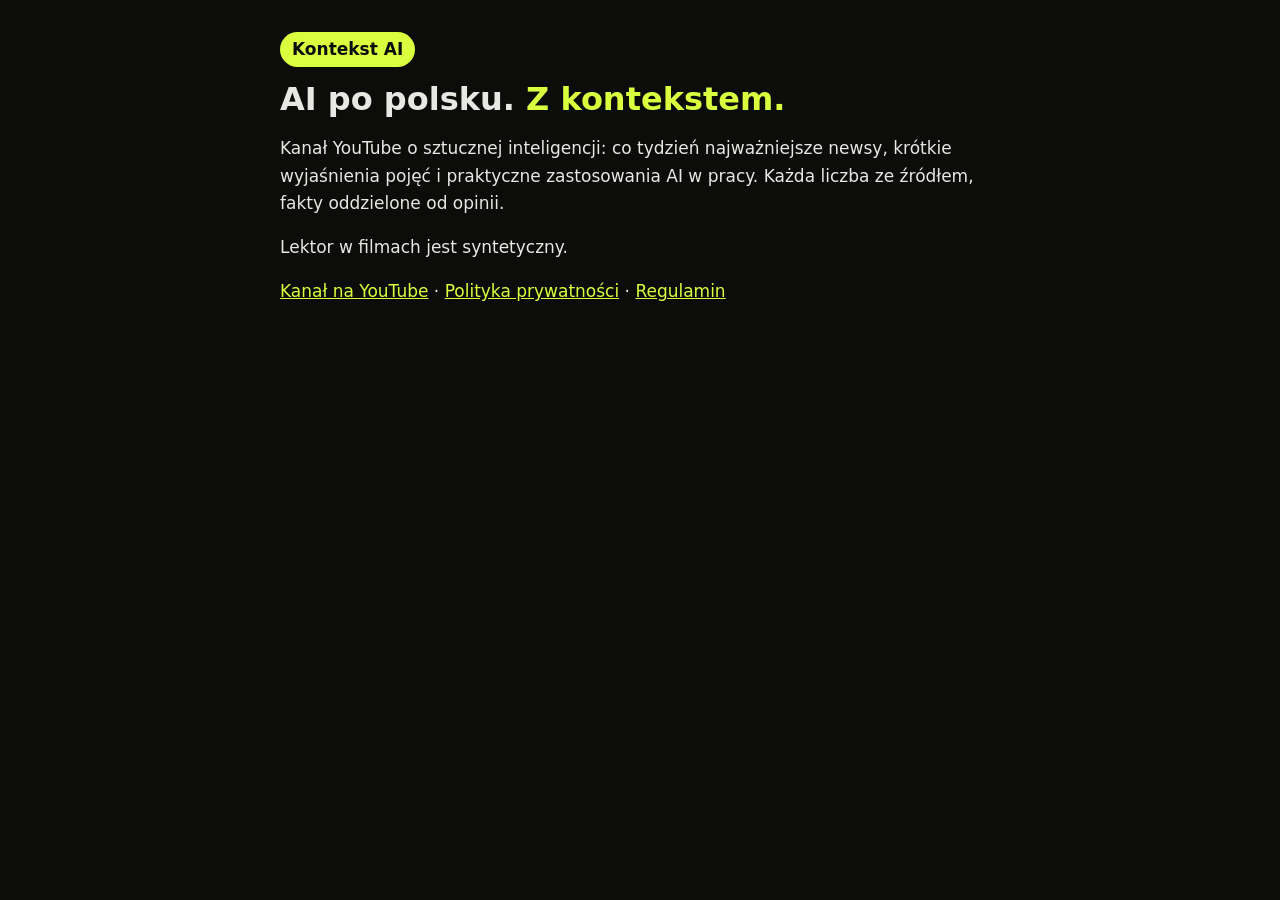
<file: index.html>
<!DOCTYPE html>
<html lang="pl">
<head>
<meta charset="utf-8">
<meta name="viewport" content="width=device-width, initial-scale=1">
<title>Kontekst AI</title>
<link rel="stylesheet" href="styl.css">
</head>
<body>
<main>
<p class="belka">Kontekst AI</p>
<h1>AI po polsku. <span class="akcent">Z kontekstem.</span></h1>
<p>Kanał YouTube o sztucznej inteligencji: co tydzień najważniejsze newsy, krótkie wyjaśnienia pojęć i praktyczne zastosowania AI w pracy. Każda liczba ze źródłem, fakty oddzielone od opinii.</p>
<p>Lektor w filmach jest syntetyczny.</p>
<p><a href="https://www.youtube.com/@KontekstAI">Kanał na YouTube</a> · <a href="polityka-prywatnosci.html">Polityka prywatności</a> · <a href="regulamin.html">Regulamin</a></p>
</main>
</body>
</html>
</file>
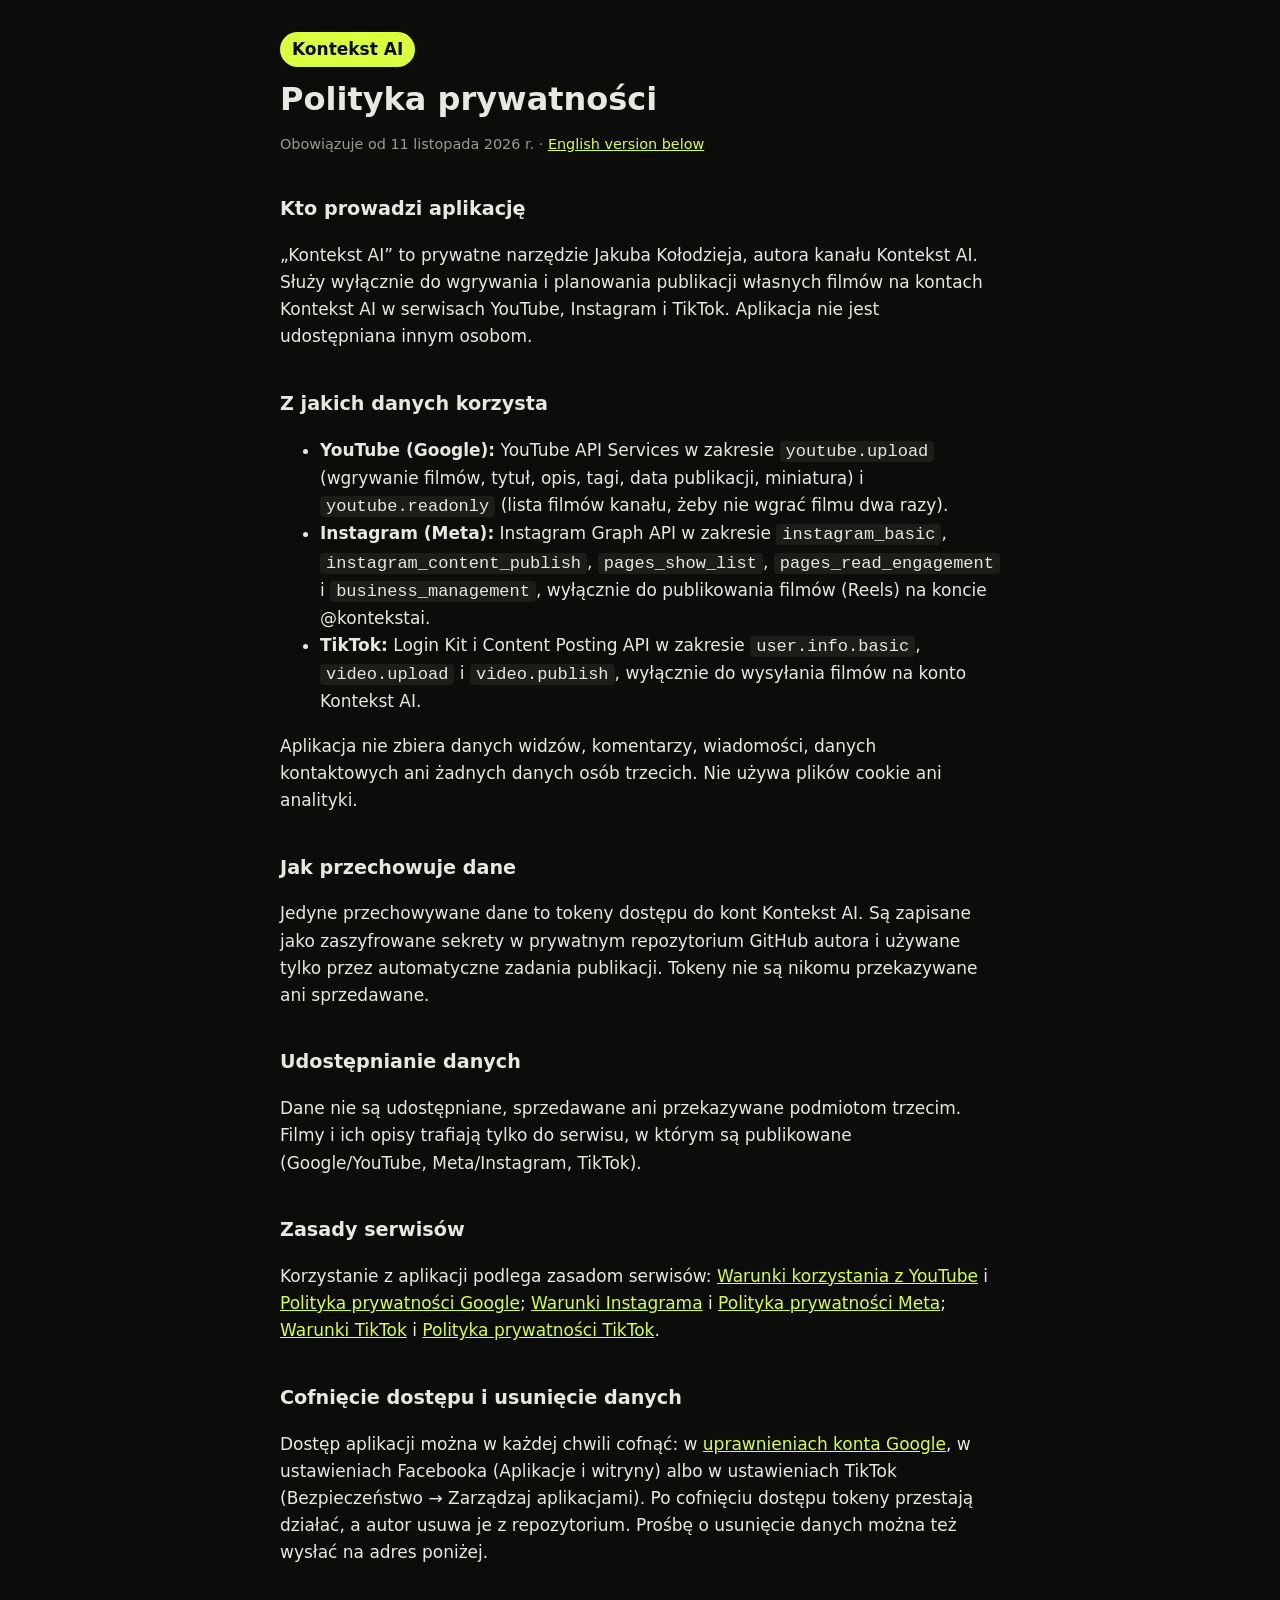
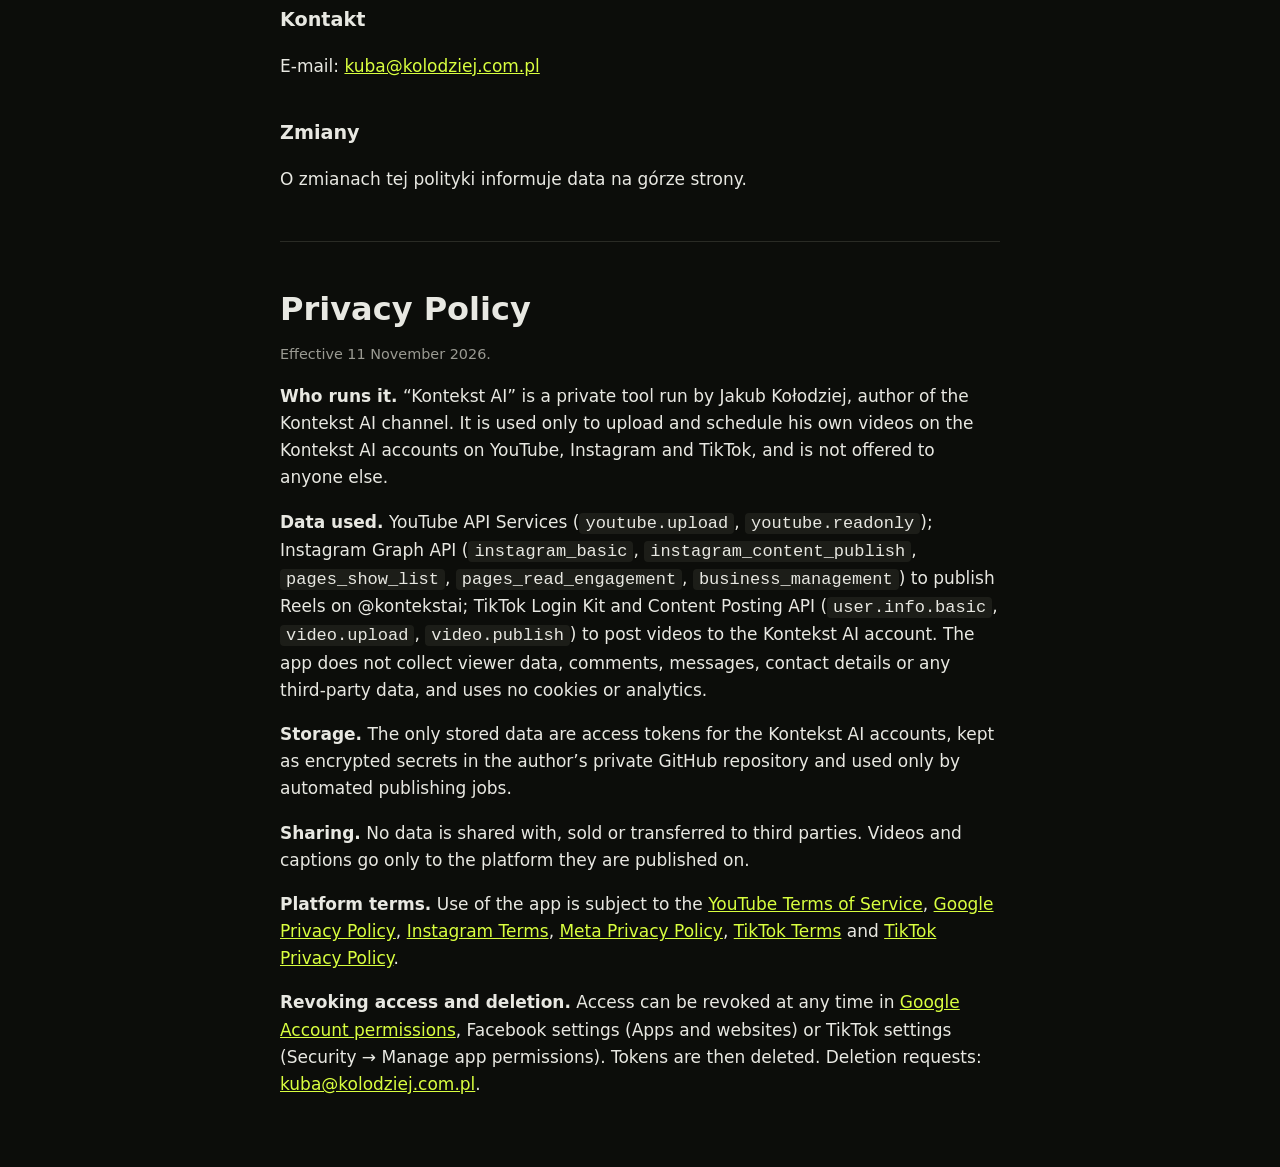
<file: polityka-prywatnosci.html>
<!DOCTYPE html>
<html lang="pl">
<head>
<meta charset="utf-8">
<meta name="viewport" content="width=device-width, initial-scale=1">
<title>Polityka prywatności · Kontekst AI</title>
<link rel="stylesheet" href="styl.css">
</head>
<body>
<main>
<p class="belka"><a href="index.html">Kontekst AI</a></p>
<h1>Polityka prywatności</h1>
<p class="meta">Obowiązuje od 11 listopada 2026 r. · <a href="#en">English version below</a></p>

<h2>Kto prowadzi aplikację</h2>
<p>„Kontekst AI” to prywatne narzędzie Jakuba Kołodzieja, autora kanału Kontekst AI. Służy wyłącznie do wgrywania i planowania publikacji własnych filmów na kontach Kontekst AI w serwisach YouTube, Instagram i TikTok. Aplikacja nie jest udostępniana innym osobom.</p>

<h2>Z jakich danych korzysta</h2>
<ul>
<li><strong>YouTube (Google):</strong> YouTube API Services w zakresie <code>youtube.upload</code> (wgrywanie filmów, tytuł, opis, tagi, data publikacji, miniatura) i <code>youtube.readonly</code> (lista filmów kanału, żeby nie wgrać filmu dwa razy).</li>
<li><strong>Instagram (Meta):</strong> Instagram Graph API w zakresie <code>instagram_basic</code>, <code>instagram_content_publish</code>, <code>pages_show_list</code>, <code>pages_read_engagement</code> i <code>business_management</code>, wyłącznie do publikowania filmów (Reels) na koncie @kontekstai.</li>
<li><strong>TikTok:</strong> Login Kit i Content Posting API w zakresie <code>user.info.basic</code>, <code>video.upload</code> i <code>video.publish</code>, wyłącznie do wysyłania filmów na konto Kontekst AI.</li>
</ul>
<p>Aplikacja nie zbiera danych widzów, komentarzy, wiadomości, danych kontaktowych ani żadnych danych osób trzecich. Nie używa plików cookie ani analityki.</p>

<h2>Jak przechowuje dane</h2>
<p>Jedyne przechowywane dane to tokeny dostępu do kont Kontekst AI. Są zapisane jako zaszyfrowane sekrety w prywatnym repozytorium GitHub autora i używane tylko przez automatyczne zadania publikacji. Tokeny nie są nikomu przekazywane ani sprzedawane.</p>

<h2>Udostępnianie danych</h2>
<p>Dane nie są udostępniane, sprzedawane ani przekazywane podmiotom trzecim. Filmy i ich opisy trafiają tylko do serwisu, w którym są publikowane (Google/YouTube, Meta/Instagram, TikTok).</p>

<h2>Zasady serwisów</h2>
<p>Korzystanie z aplikacji podlega zasadom serwisów: <a href="https://www.youtube.com/t/terms">Warunki korzystania z YouTube</a> i <a href="https://policies.google.com/privacy">Polityka prywatności Google</a>; <a href="https://help.instagram.com/581066165581870">Warunki Instagrama</a> i <a href="https://www.facebook.com/privacy/policy">Polityka prywatności Meta</a>; <a href="https://www.tiktok.com/legal/terms-of-service">Warunki TikTok</a> i <a href="https://www.tiktok.com/legal/privacy-policy-eea">Polityka prywatności TikTok</a>.</p>

<h2>Cofnięcie dostępu i usunięcie danych</h2>
<p>Dostęp aplikacji można w każdej chwili cofnąć: w <a href="https://myaccount.google.com/permissions">uprawnieniach konta Google</a>, w ustawieniach Facebooka (Aplikacje i witryny) albo w ustawieniach TikTok (Bezpieczeństwo → Zarządzaj aplikacjami). Po cofnięciu dostępu tokeny przestają działać, a autor usuwa je z repozytorium. Prośbę o usunięcie danych można też wysłać na adres poniżej.</p>

<h2>Kontakt</h2>
<p>E-mail: <a href="mailto:kuba@kolodziej.com.pl">kuba@kolodziej.com.pl</a></p>

<h2>Zmiany</h2>
<p>O zmianach tej polityki informuje data na górze strony.</p>

<hr>

<section id="en" lang="en">
<h1>Privacy Policy</h1>
<p class="meta">Effective 11 November 2026.</p>
<p><strong>Who runs it.</strong> “Kontekst AI” is a private tool run by Jakub Kołodziej, author of the Kontekst AI channel. It is used only to upload and schedule his own videos on the Kontekst AI accounts on YouTube, Instagram and TikTok, and is not offered to anyone else.</p>
<p><strong>Data used.</strong> YouTube API Services (<code>youtube.upload</code>, <code>youtube.readonly</code>); Instagram Graph API (<code>instagram_basic</code>, <code>instagram_content_publish</code>, <code>pages_show_list</code>, <code>pages_read_engagement</code>, <code>business_management</code>) to publish Reels on @kontekstai; TikTok Login Kit and Content Posting API (<code>user.info.basic</code>, <code>video.upload</code>, <code>video.publish</code>) to post videos to the Kontekst AI account. The app does not collect viewer data, comments, messages, contact details or any third-party data, and uses no cookies or analytics.</p>
<p><strong>Storage.</strong> The only stored data are access tokens for the Kontekst AI accounts, kept as encrypted secrets in the author’s private GitHub repository and used only by automated publishing jobs.</p>
<p><strong>Sharing.</strong> No data is shared with, sold or transferred to third parties. Videos and captions go only to the platform they are published on.</p>
<p><strong>Platform terms.</strong> Use of the app is subject to the <a href="https://www.youtube.com/t/terms">YouTube Terms of Service</a>, <a href="https://policies.google.com/privacy">Google Privacy Policy</a>, <a href="https://help.instagram.com/581066165581870">Instagram Terms</a>, <a href="https://www.facebook.com/privacy/policy">Meta Privacy Policy</a>, <a href="https://www.tiktok.com/legal/terms-of-service">TikTok Terms</a> and <a href="https://www.tiktok.com/legal/privacy-policy-eea">TikTok Privacy Policy</a>.</p>
<p><strong>Revoking access and deletion.</strong> Access can be revoked at any time in <a href="https://myaccount.google.com/permissions">Google Account permissions</a>, Facebook settings (Apps and websites) or TikTok settings (Security → Manage app permissions). Tokens are then deleted. Deletion requests: <a href="mailto:kuba@kolodziej.com.pl">kuba@kolodziej.com.pl</a>.</p>
</section>
</main>
</body>
</html>
</file>
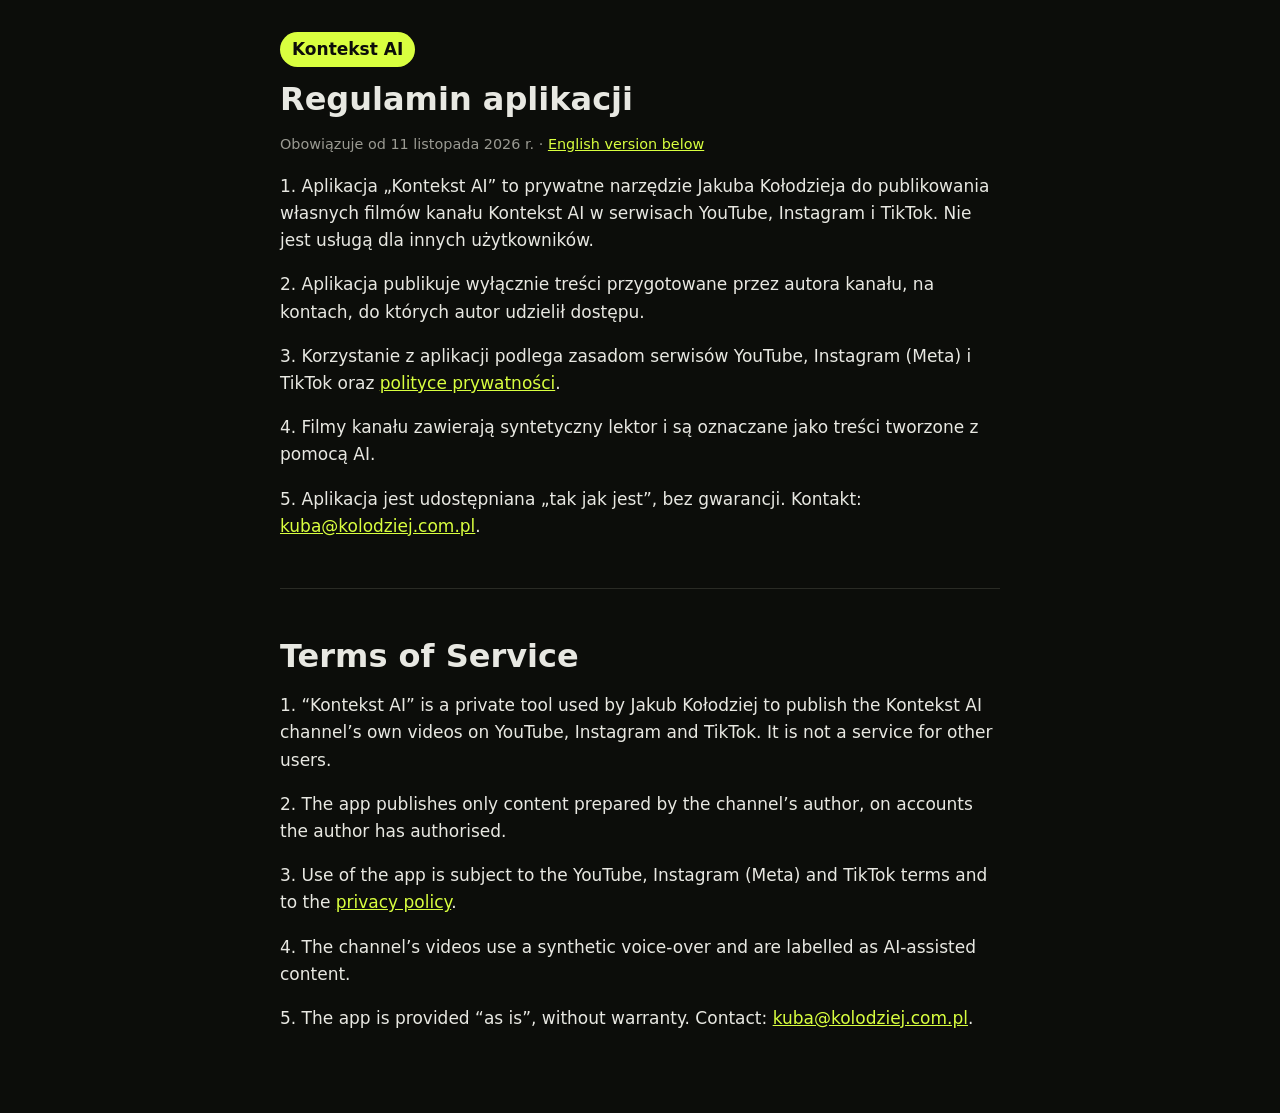
<file: regulamin.html>
<!DOCTYPE html>
<html lang="pl">
<head>
<meta charset="utf-8">
<meta name="viewport" content="width=device-width, initial-scale=1">
<title>Regulamin · Kontekst AI</title>
<link rel="stylesheet" href="styl.css">
</head>
<body>
<main>
<p class="belka"><a href="index.html">Kontekst AI</a></p>
<h1>Regulamin aplikacji</h1>
<p class="meta">Obowiązuje od 11 listopada 2026 r. · <a href="#en">English version below</a></p>
<p>1. Aplikacja „Kontekst AI” to prywatne narzędzie Jakuba Kołodzieja do publikowania własnych filmów kanału Kontekst AI w serwisach YouTube, Instagram i TikTok. Nie jest usługą dla innych użytkowników.</p>
<p>2. Aplikacja publikuje wyłącznie treści przygotowane przez autora kanału, na kontach, do których autor udzielił dostępu.</p>
<p>3. Korzystanie z aplikacji podlega zasadom serwisów YouTube, Instagram (Meta) i TikTok oraz <a href="polityka-prywatnosci.html">polityce prywatności</a>.</p>
<p>4. Filmy kanału zawierają syntetyczny lektor i są oznaczane jako treści tworzone z pomocą AI.</p>
<p>5. Aplikacja jest udostępniana „tak jak jest”, bez gwarancji. Kontakt: <a href="mailto:kuba@kolodziej.com.pl">kuba@kolodziej.com.pl</a>.</p>
<hr>
<section id="en" lang="en">
<h1>Terms of Service</h1>
<p>1. “Kontekst AI” is a private tool used by Jakub Kołodziej to publish the Kontekst AI channel’s own videos on YouTube, Instagram and TikTok. It is not a service for other users.</p>
<p>2. The app publishes only content prepared by the channel’s author, on accounts the author has authorised.</p>
<p>3. Use of the app is subject to the YouTube, Instagram (Meta) and TikTok terms and to the <a href="polityka-prywatnosci.html">privacy policy</a>.</p>
<p>4. The channel’s videos use a synthetic voice-over and are labelled as AI-assisted content.</p>
<p>5. The app is provided “as is”, without warranty. Contact: <a href="mailto:kuba@kolodziej.com.pl">kuba@kolodziej.com.pl</a>.</p>
</section>
</main>
</body>
</html>
</file>
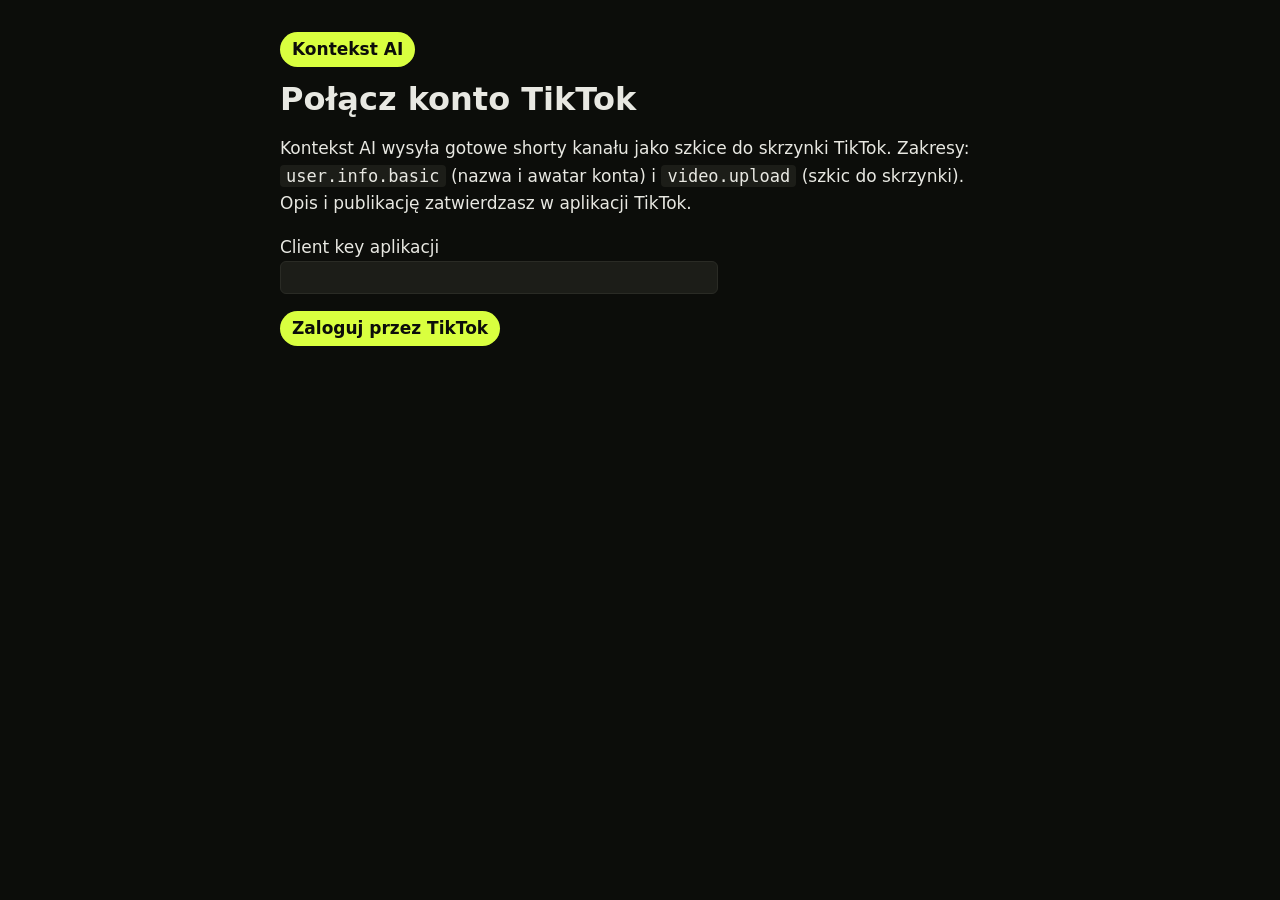
<file: tiktok.html>
<!DOCTYPE html>
<html lang="pl">
<head>
<meta charset="utf-8">
<meta name="viewport" content="width=device-width, initial-scale=1">
<title>Logowanie TikTok · Kontekst AI</title>
<link rel="stylesheet" href="styl.css">
</head>
<body>
<main>
<p class="belka"><a href="index.html">Kontekst AI</a></p>
<h1>Połącz konto TikTok</h1>
<p>Kontekst AI wysyła gotowe shorty kanału jako szkice do skrzynki TikTok. Zakresy: <code>user.info.basic</code> (nazwa i awatar konta) i <code>video.upload</code> (szkic do skrzynki). Opis i publikację zatwierdzasz w aplikacji TikTok.</p>
<p><label>Client key aplikacji<br><input id="klucz" style="width:100%;max-width:420px;padding:8px;background:#1C1D18;color:#E8E8E2;border:1px solid #2A2B25;border-radius:6px"></label></p>
<p><a id="zaloguj" class="belka" href="#" style="text-decoration:none">Zaloguj przez TikTok</a></p>
<div id="wynik" hidden>
<h2>Konto połączone</h2>
<p>Kod autoryzacji (ważny kilka minut). Wklej go w GitHub Actions → workflow „Social” → pole <code>tiktok_kod</code>:</p>
<p><code id="kod"></code> <button id="kopiuj">Kopiuj</button></p>
</div>
<p class="meta" id="blad"></p>
<script>
const REDIRECT = location.origin + location.pathname;
const q = new URLSearchParams(location.search);
const pole = document.getElementById('klucz');
try { pole.value = q.get('klucz') || localStorage.getItem('tt_klucz') || ''; } catch (e) {}
document.getElementById('zaloguj').onclick = ev => {
  ev.preventDefault();
  const key = pole.value.trim(); if (!key) { document.getElementById('blad').textContent = 'Wpisz client key.'; return; }
  const state = Math.random().toString(36).slice(2);
  try { localStorage.setItem('tt_klucz', key); sessionStorage.setItem('tt_state', state); } catch (e) {}
  location.href = 'https://www.tiktok.com/v2/auth/authorize/?' + new URLSearchParams({
    client_key: key, scope: 'user.info.basic,video.upload', response_type: 'code', redirect_uri: REDIRECT, state });
};
if (q.get('code')) {
  let ok = true; try { const s = sessionStorage.getItem('tt_state'); ok = !s || s === q.get('state'); } catch (e) {}
  if (!ok) document.getElementById('blad').textContent = 'Niezgodny parametr state, zaloguj się jeszcze raz.';
  else { document.getElementById('kod').textContent = q.get('code'); document.getElementById('wynik').hidden = false; }
}
if (q.get('error')) document.getElementById('blad').textContent = 'Błąd: ' + q.get('error') + ' ' + (q.get('error_description') || '');
document.getElementById('kopiuj').onclick = () => navigator.clipboard.writeText(document.getElementById('kod').textContent);
</script>
</main>
</body>
</html>
</file>
<file: styl.css>
/* kolory z brand.json; fonty bez pobierania z zewnątrz */
body { margin: 0; background: #0C0D0A; color: #E8E8E2; font: 17px/1.6 Inter, system-ui, -apple-system, "Segoe UI", sans-serif; }
main { max-width: 720px; margin: 0 auto; padding: 32px 20px 64px; }
h1, h2, .belka { font-family: "Space Grotesk", system-ui, sans-serif; }
h1 { font-size: 2rem; line-height: 1.2; margin: 0.4em 0; }
h2 { font-size: 1.2rem; margin-top: 2em; }
.belka { display: inline-block; background: #D9FF3F; color: #0C0D0A; font-weight: 700; padding: 4px 12px; border-radius: 999px; margin: 0; }
.belka a { color: inherit; text-decoration: none; }
.akcent { color: #D9FF3F; }
.meta { color: #9A9A92; font-size: 0.9rem; }
a { color: #D9FF3F; }
code { background: #1C1D18; padding: 1px 6px; border-radius: 4px; }
hr { border: 0; border-top: 1px solid #2A2B25; margin: 48px 0; }
</file>
